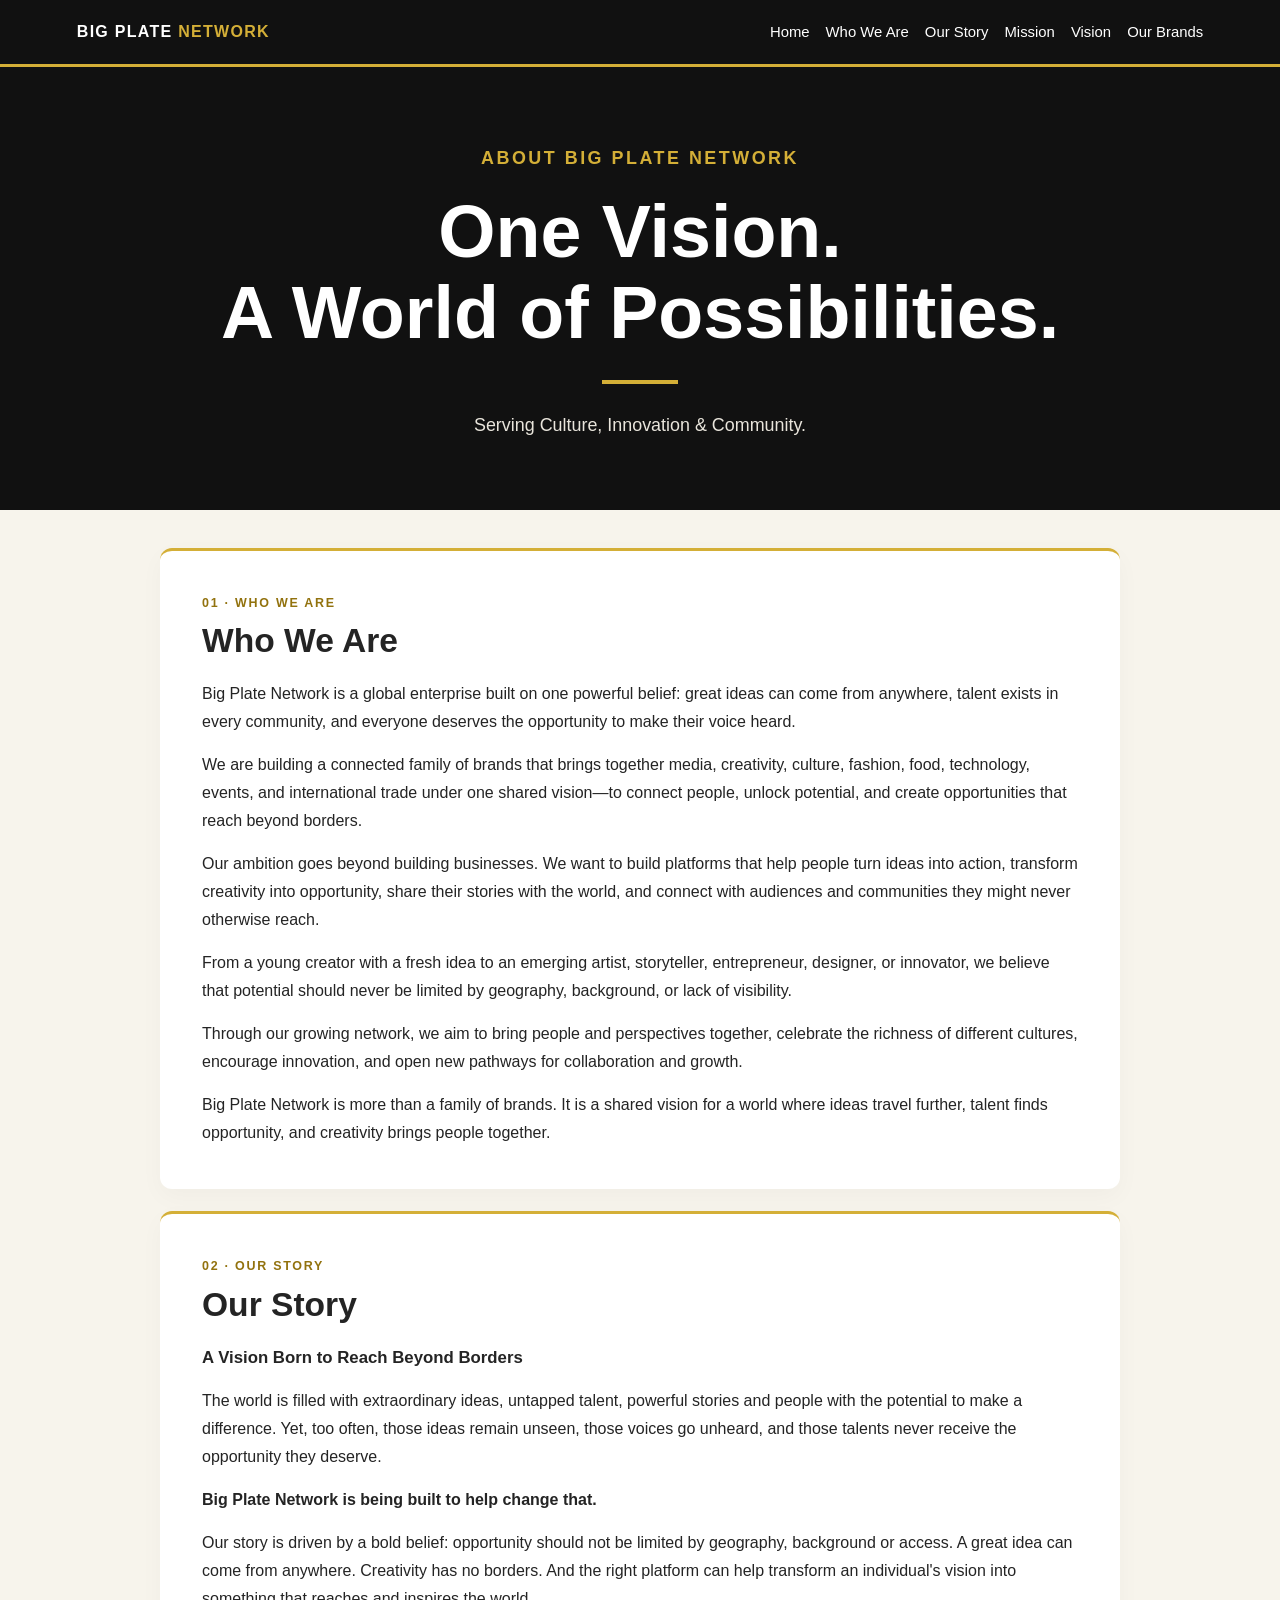
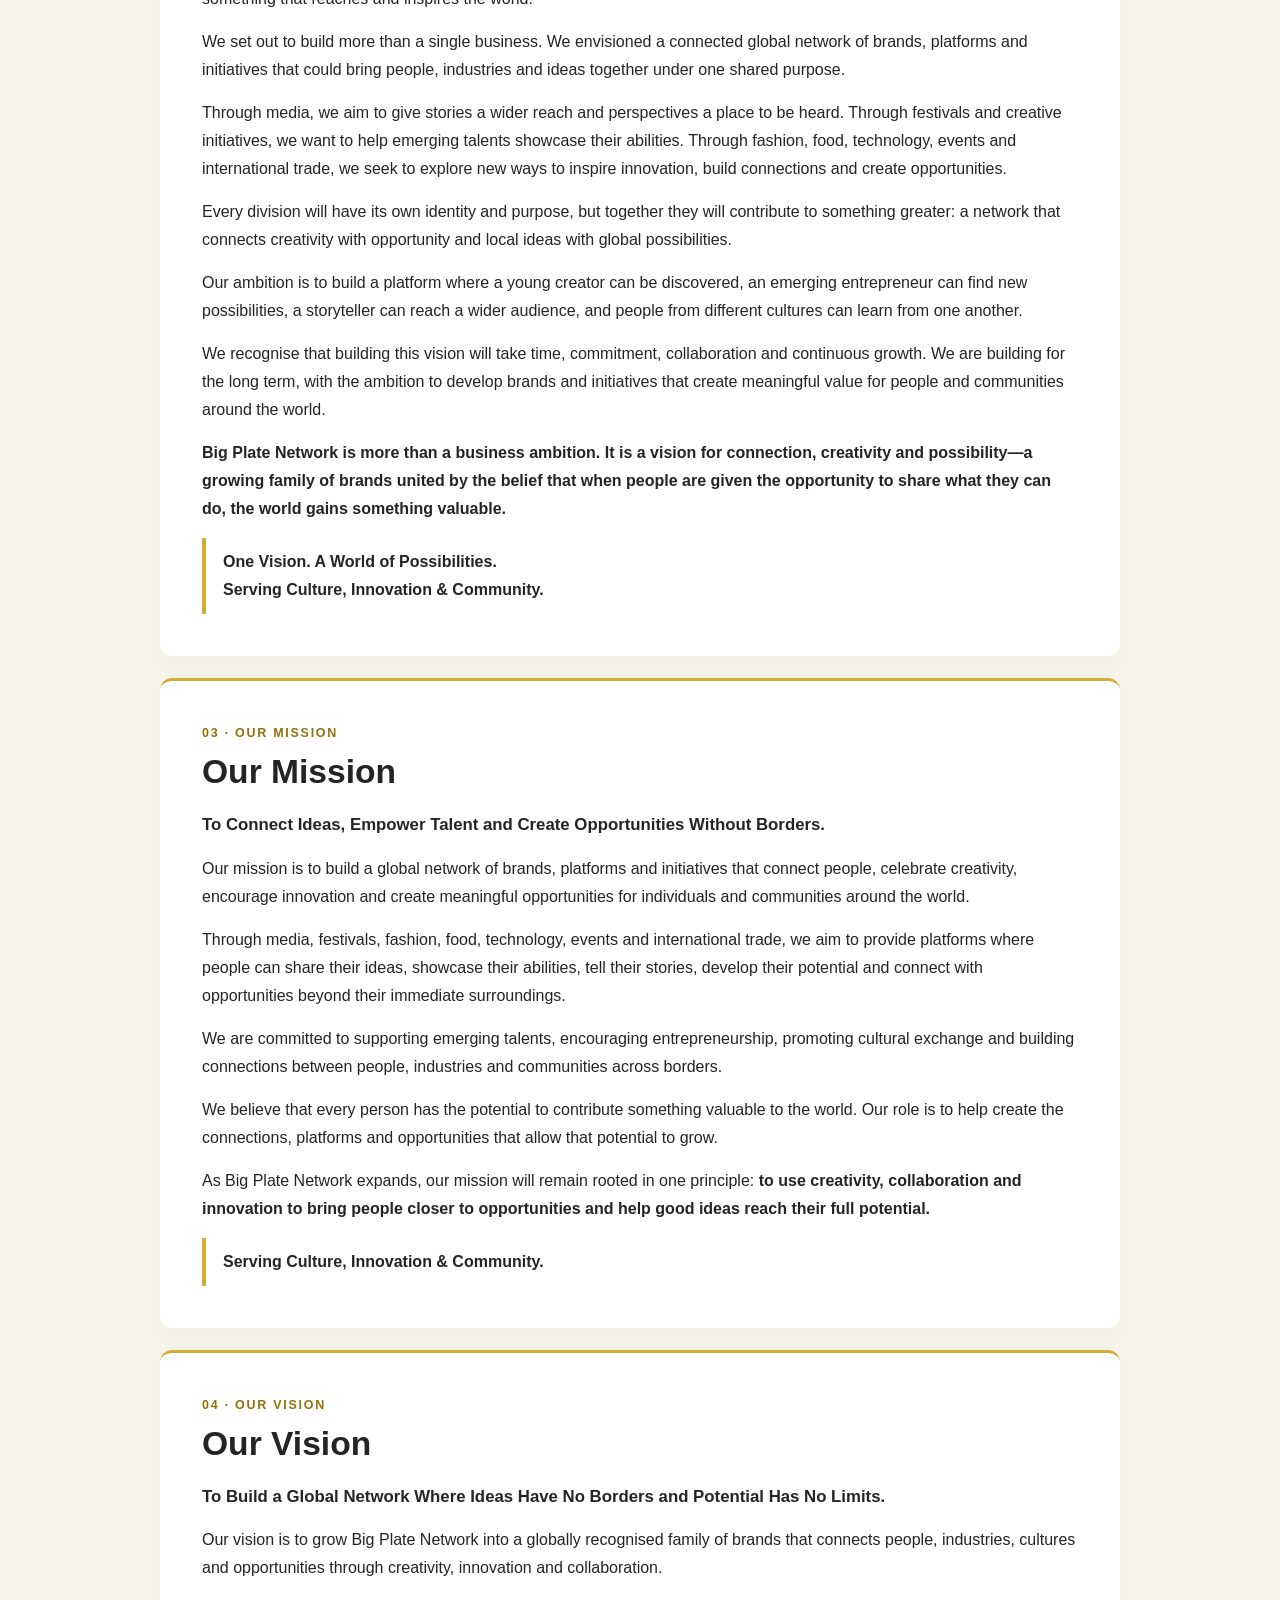
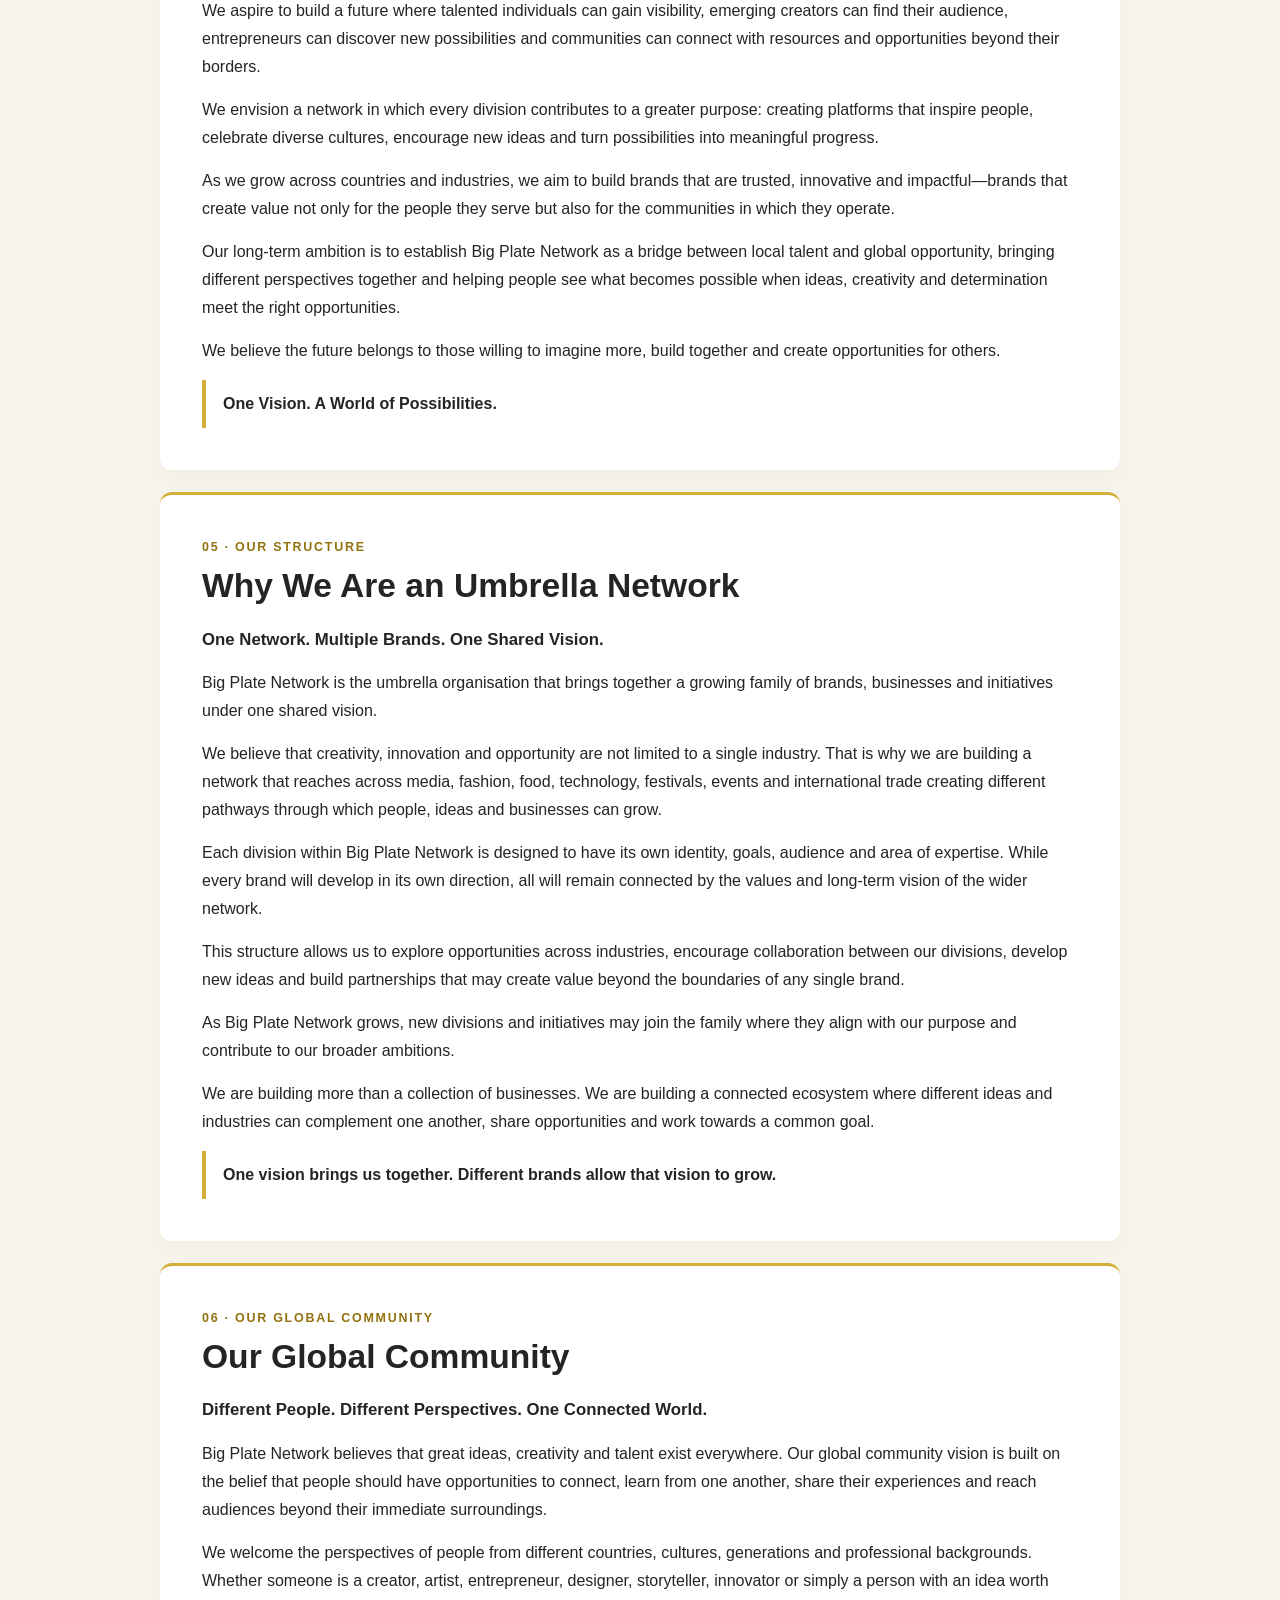
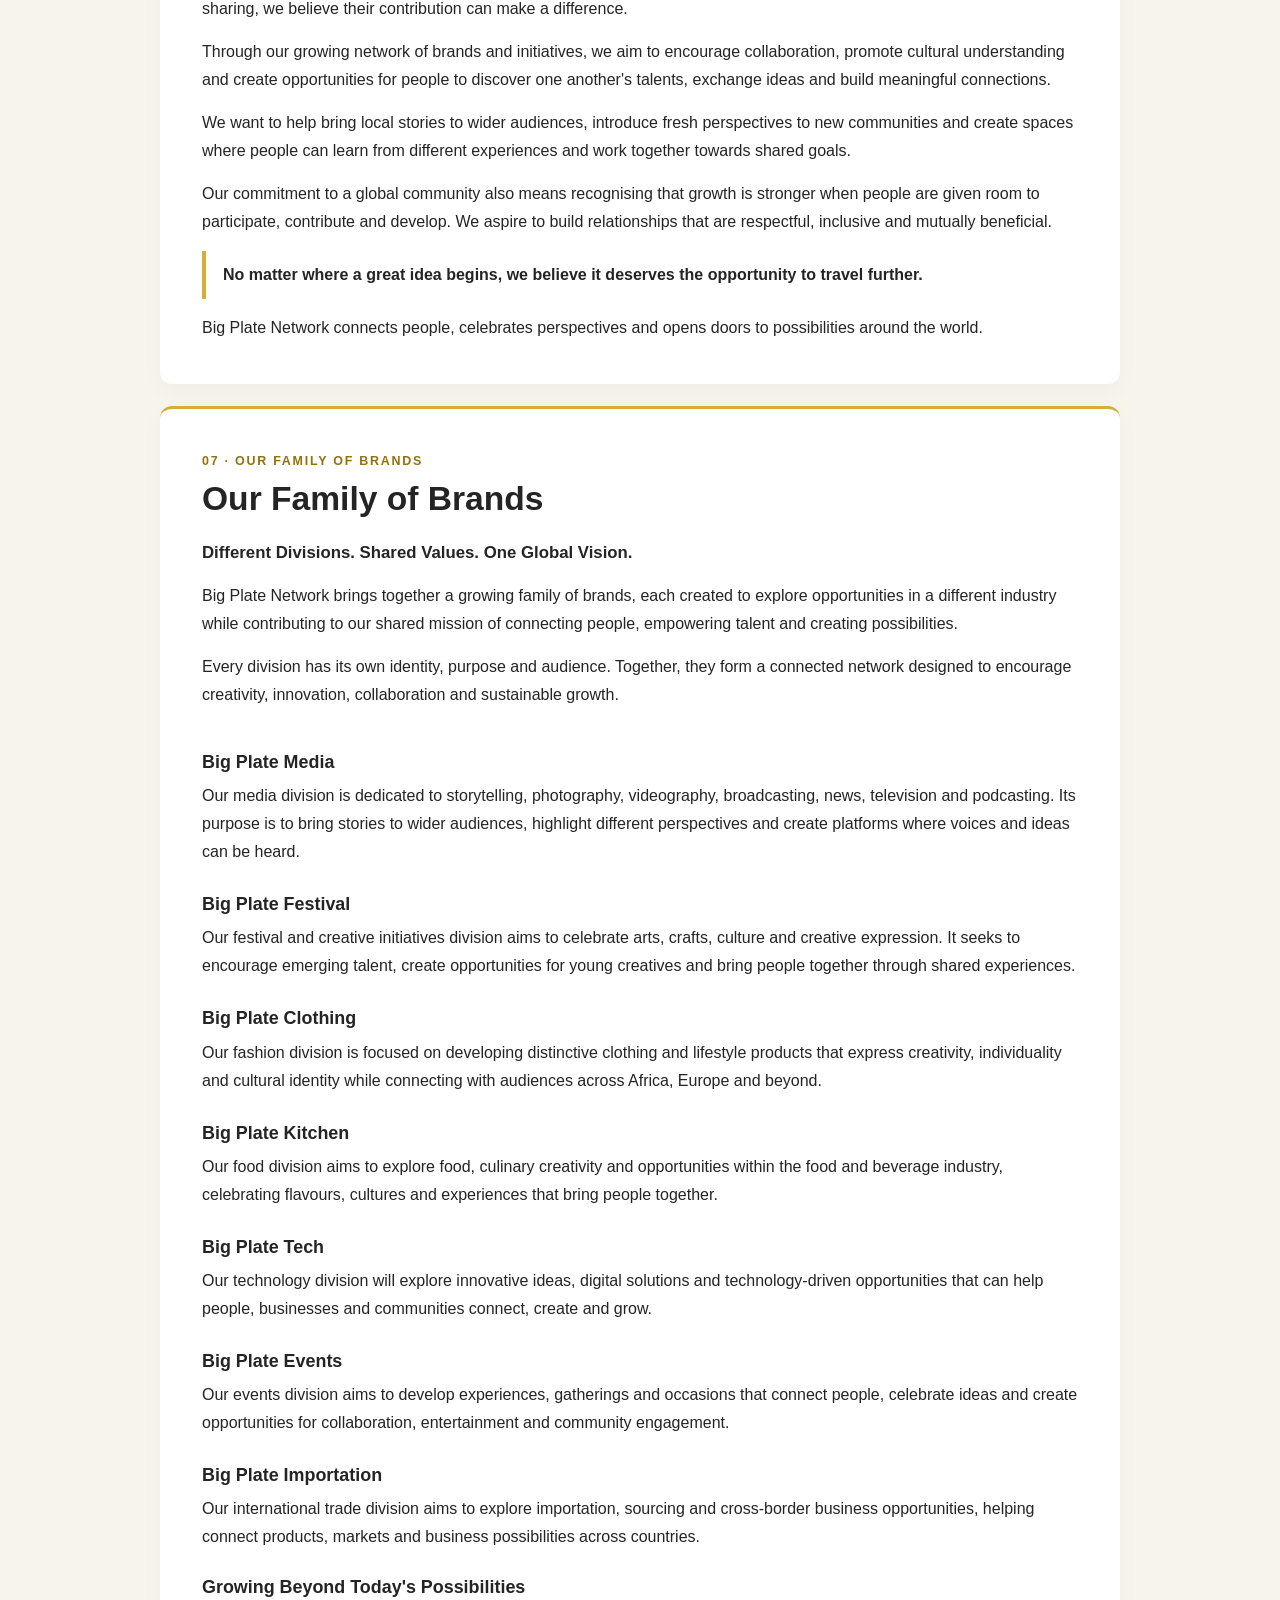
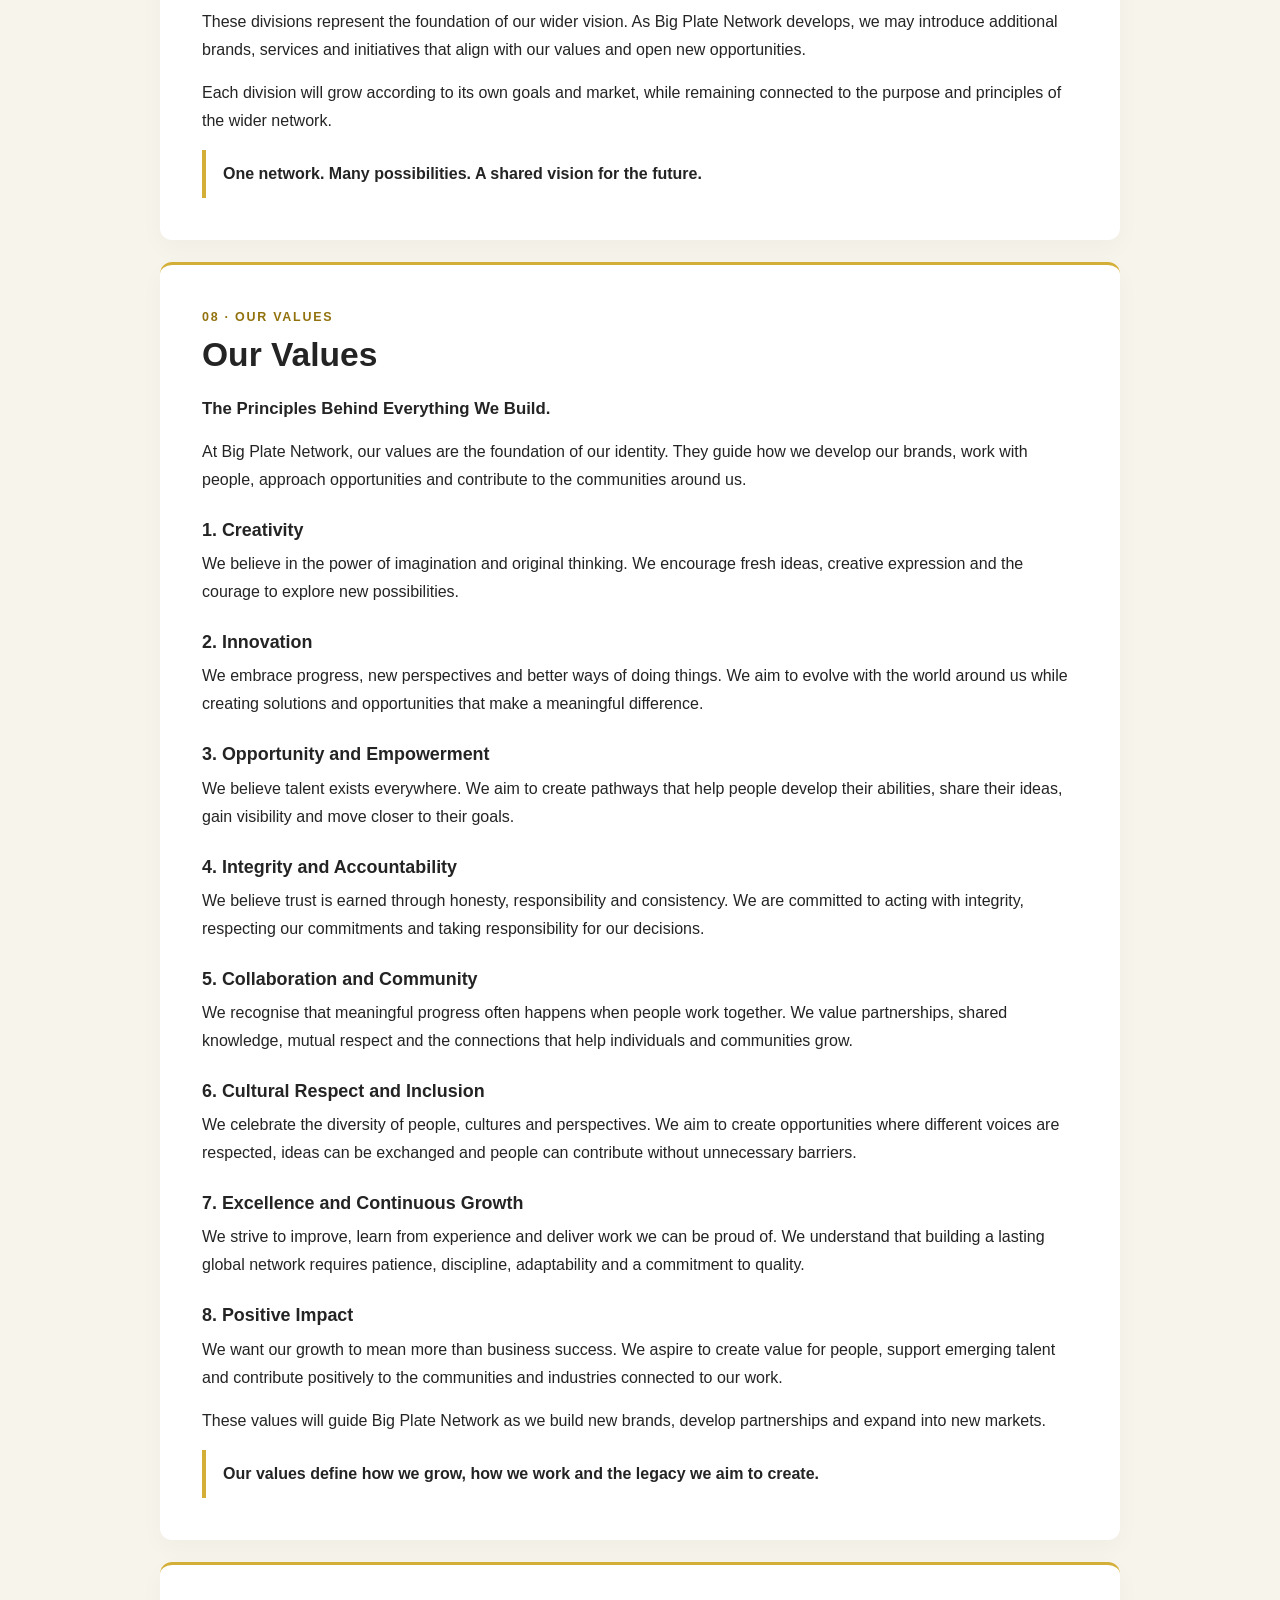
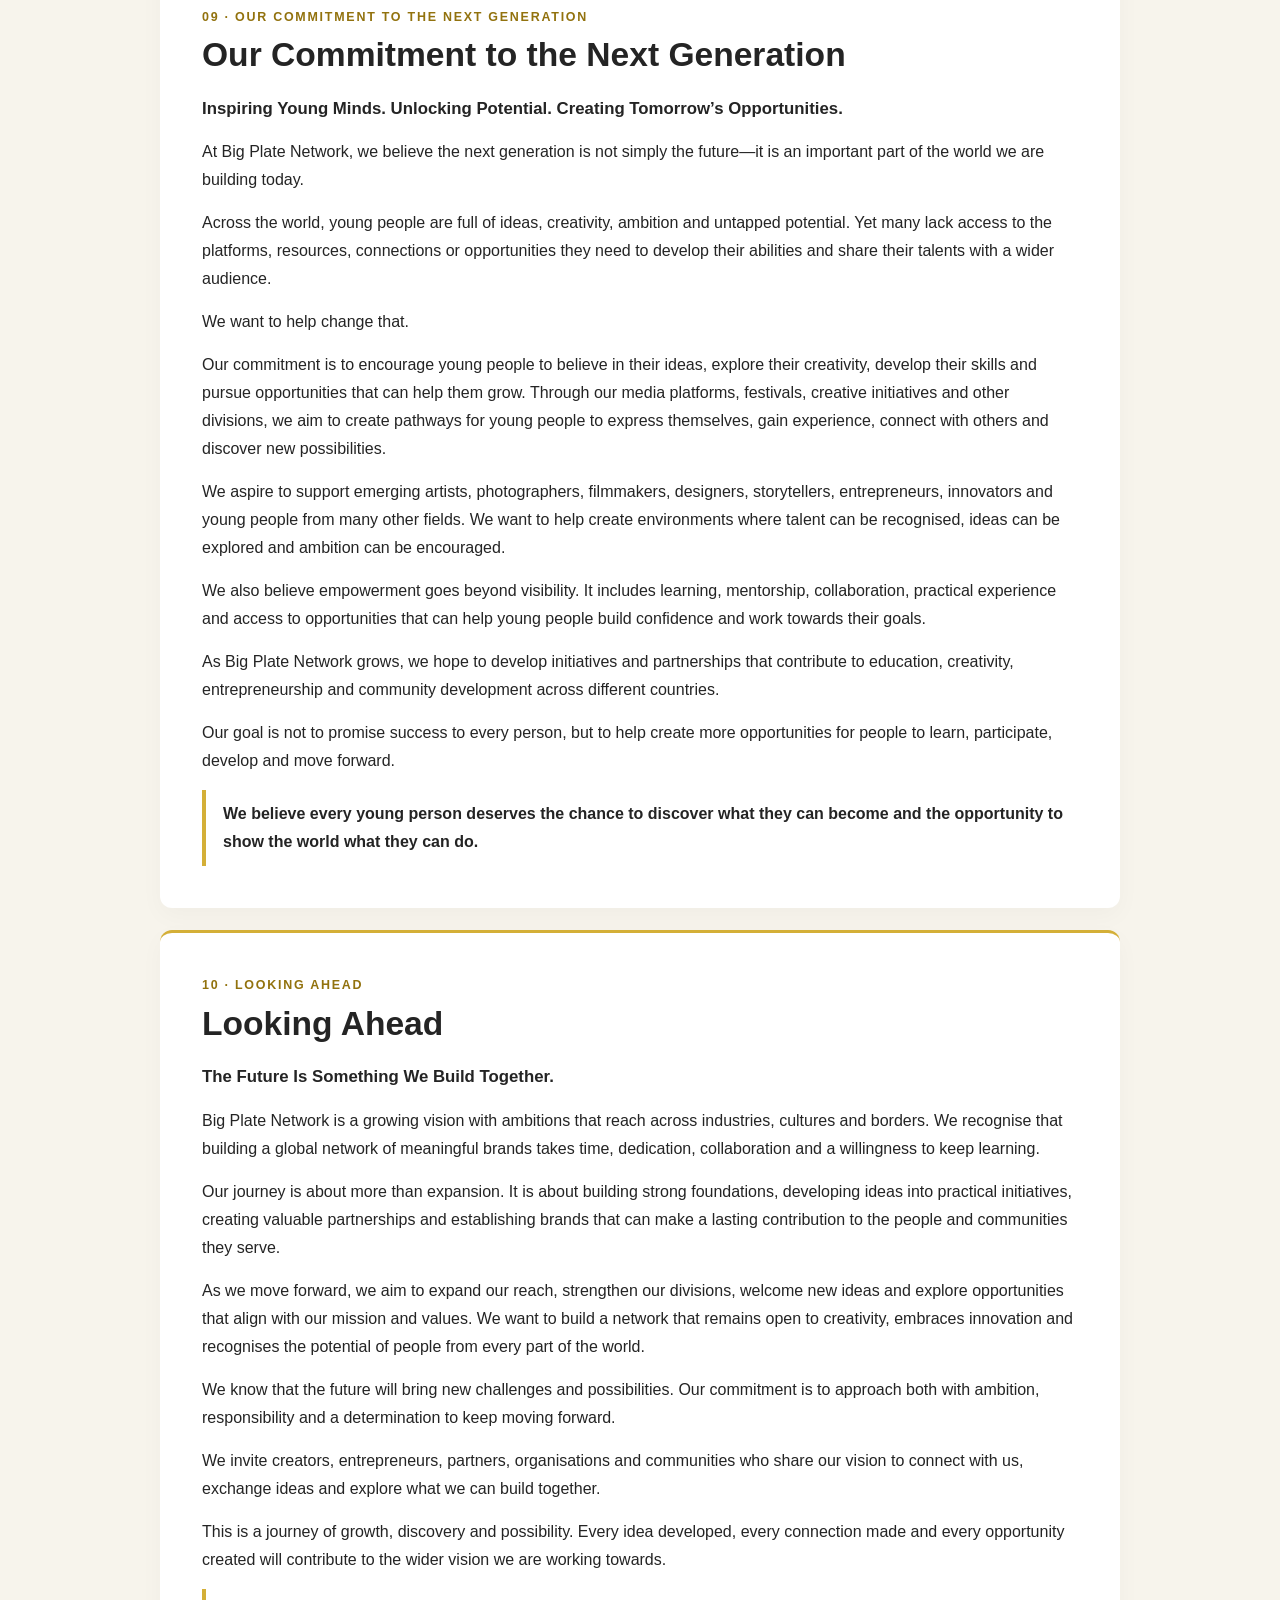
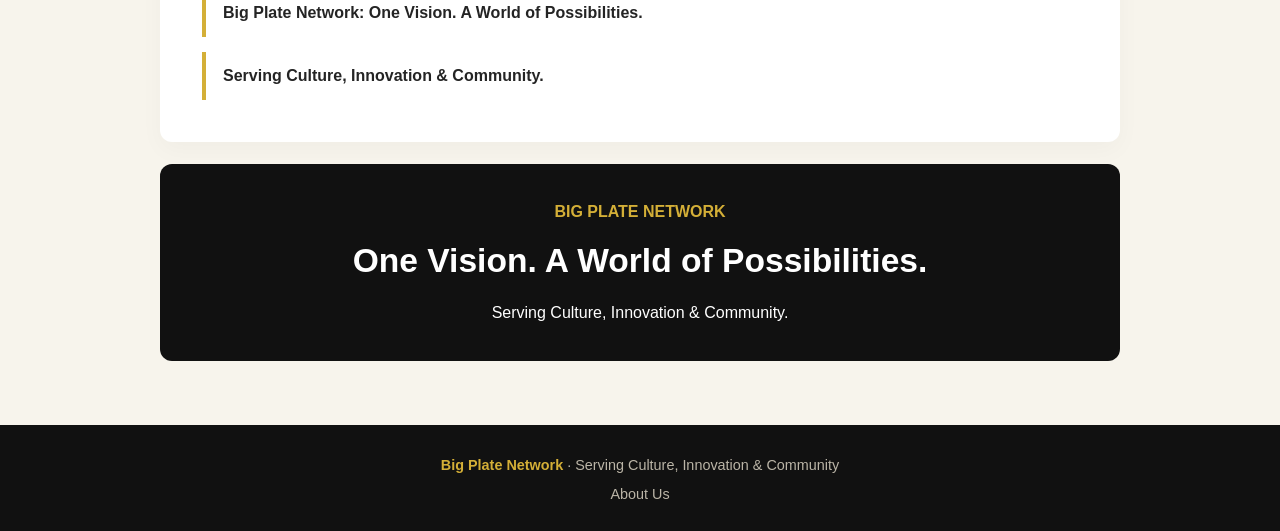
<file: about.html>
<!doctype html>
<html lang="en">
<head>
  <meta charset="utf-8">
  <meta name="viewport" content="width=device-width, initial-scale=1">
  <meta name="description" content="Discover Big Plate Network, a global family of brands connecting ideas, creativity, culture and opportunities.">
  <meta name="theme-color" content="#111111">
  <title>About Us | Big Plate Network</title>
  <style>
    :root {
      --black: #111111;
      --gold: #d4af37;
      --cream: #f7f4ec;
      --text: #242424;
      --white: #ffffff;
      --muted: #d9d5ca;
    }
    * { box-sizing: border-box; }
    html { scroll-behavior: smooth; scroll-padding-top: 24px; }
    body {
      margin: 0; background: var(--cream); color: var(--text);
      font: 16px/1.75 Arial, Helvetica, sans-serif;
    }
    a { color: inherit; }
    .site-header {
      background: var(--black); color: var(--white); padding: 18px 6%;
      border-bottom: 3px solid var(--gold); display: flex;
      justify-content: space-between; align-items: center; gap: 18px; flex-wrap: wrap;
    }
    .brand { color: var(--white); text-decoration: none; font-weight: 800; letter-spacing: .08em; }
    .brand span { color: var(--gold); }
    nav { display: flex; gap: 16px; flex-wrap: wrap; }
    nav a { color: var(--white); text-decoration: none; font-size: .93rem; }
    nav a:hover, nav a:focus { color: var(--gold); }
    .hero {
      background: var(--black); color: var(--white); text-align: center;
      padding: 76px 6% 68px;
    }
    .eyebrow {
      color: #92720e; text-transform: uppercase; letter-spacing: .14em;
      font-size: .78rem; font-weight: 800; margin: 0 0 7px;
    }
    .hero .eyebrow { color: var(--gold); }
    h1 { font-size: clamp(2.2rem, 6vw, 4.6rem); line-height: 1.1; margin: 18px auto; max-width: 900px; }
    .hero p { max-width: 760px; margin: auto; color: #e9e5dc; font-size: 1.12rem; }
    .rule { height: 4px; width: 76px; background: var(--gold); margin: 26px auto; }
    main { max-width: 1000px; margin: auto; padding: 38px 20px 64px; }
    section {
      background: var(--white); padding: clamp(22px, 4vw, 42px);
      margin: 0 0 22px; border-radius: 12px; border-top: 3px solid var(--gold);
      box-shadow: 0 8px 24px #00000008;
    }
    h2 { font-size: clamp(1.55rem, 3vw, 2.1rem); line-height: 1.2; margin: 0 0 18px; }
    h3 { font-size: 1.12rem; margin: 24px 0 8px; line-height: 1.35; }
    p { margin: 0 0 15px; }
    p:last-child { margin-bottom: 0; }
    ul { padding-left: 24px; }
    li { margin: 7px 0; }
    .statement { font-weight: 700; font-size: 1.05rem; }
    .highlight { border-left: 4px solid var(--gold); padding: 10px 0 10px 17px; font-weight: 700; }
    .brand-card { padding-top: 2px; }
    .closing {
      background: var(--black); color: var(--white); text-align: center;
      padding: 34px 20px; border-radius: 12px;
    }
    .closing strong, footer strong { color: var(--gold); }
    footer { background: var(--black); color: #bbb5a7; text-align: center; padding: 24px 6%; font-size: .9rem; }
    footer p { margin: 4px 0; }
    @media (max-width: 620px) {
      .site-header { align-items: flex-start; }
      nav { width: 100%; gap: 12px; }
      .hero { padding-top: 55px; }
      main { padding: 24px 14px 44px; }
    }
  </style>
</head>
<body>
  <header class="site-header">
    <a class="brand" href="index.html" aria-label="Big Plate Network home">BIG PLATE <span>NETWORK</span></a>
    <nav aria-label="Main navigation">
      <a href="index.html">Home</a>
      <a href="#who-we-are">Who We Are</a>
      <a href="#our-story">Our Story</a>
      <a href="#our-mission">Mission</a>
      <a href="#our-vision">Vision</a>
      <a href="#our-family-of-brands">Our Brands</a>
    </nav>
  </header>

  <div class="hero">
    <p class="eyebrow">About Big Plate Network</p>
    <h1>One Vision.<br>A World of Possibilities.</h1>
    <div class="rule"></div>
    <p>Serving Culture, Innovation &amp; Community.</p>
  </div>

  <main>
    <section id="who-we-are">
      <p class="eyebrow">01 · Who We Are</p>
      <h2>Who We Are</h2>
      <p>Big Plate Network is a global enterprise built on one powerful belief: great ideas can come from anywhere, talent exists in every community, and everyone deserves the opportunity to make their voice heard.</p>
      <p>We are building a connected family of brands that brings together media, creativity, culture, fashion, food, technology, events, and international trade under one shared vision—to connect people, unlock potential, and create opportunities that reach beyond borders.</p>
      <p>Our ambition goes beyond building businesses. We want to build platforms that help people turn ideas into action, transform creativity into opportunity, share their stories with the world, and connect with audiences and communities they might never otherwise reach.</p>
      <p>From a young creator with a fresh idea to an emerging artist, storyteller, entrepreneur, designer, or innovator, we believe that potential should never be limited by geography, background, or lack of visibility.</p>
      <p>Through our growing network, we aim to bring people and perspectives together, celebrate the richness of different cultures, encourage innovation, and open new pathways for collaboration and growth.</p>
      <p>Big Plate Network is more than a family of brands. It is a shared vision for a world where ideas travel further, talent finds opportunity, and creativity brings people together.</p>
    </section>

    <section id="our-story">
      <p class="eyebrow">02 · Our Story</p>
      <h2>Our Story</h2>
      <p class="statement">A Vision Born to Reach Beyond Borders</p>
      <p>The world is filled with extraordinary ideas, untapped talent, powerful stories and people with the potential to make a difference. Yet, too often, those ideas remain unseen, those voices go unheard, and those talents never receive the opportunity they deserve.</p>
      <p><strong>Big Plate Network is being built to help change that.</strong></p>
      <p>Our story is driven by a bold belief: opportunity should not be limited by geography, background or access. A great idea can come from anywhere. Creativity has no borders. And the right platform can help transform an individual's vision into something that reaches and inspires the world.</p>
      <p>We set out to build more than a single business. We envisioned a connected global network of brands, platforms and initiatives that could bring people, industries and ideas together under one shared purpose.</p>
      <p>Through media, we aim to give stories a wider reach and perspectives a place to be heard. Through festivals and creative initiatives, we want to help emerging talents showcase their abilities. Through fashion, food, technology, events and international trade, we seek to explore new ways to inspire innovation, build connections and create opportunities.</p>
      <p>Every division will have its own identity and purpose, but together they will contribute to something greater: a network that connects creativity with opportunity and local ideas with global possibilities.</p>
      <p>Our ambition is to build a platform where a young creator can be discovered, an emerging entrepreneur can find new possibilities, a storyteller can reach a wider audience, and people from different cultures can learn from one another.</p>
      <p>We recognise that building this vision will take time, commitment, collaboration and continuous growth. We are building for the long term, with the ambition to develop brands and initiatives that create meaningful value for people and communities around the world.</p>
      <p><strong>Big Plate Network is more than a business ambition. It is a vision for connection, creativity and possibility—a growing family of brands united by the belief that when people are given the opportunity to share what they can do, the world gains something valuable.</strong></p>
      <p class="highlight">One Vision. A World of Possibilities.<br>Serving Culture, Innovation &amp; Community.</p>
    </section>

    <section id="our-mission">
      <p class="eyebrow">03 · Our Mission</p>
      <h2>Our Mission</h2>
      <p class="statement">To Connect Ideas, Empower Talent and Create Opportunities Without Borders.</p>
      <p>Our mission is to build a global network of brands, platforms and initiatives that connect people, celebrate creativity, encourage innovation and create meaningful opportunities for individuals and communities around the world.</p>
      <p>Through media, festivals, fashion, food, technology, events and international trade, we aim to provide platforms where people can share their ideas, showcase their abilities, tell their stories, develop their potential and connect with opportunities beyond their immediate surroundings.</p>
      <p>We are committed to supporting emerging talents, encouraging entrepreneurship, promoting cultural exchange and building connections between people, industries and communities across borders.</p>
      <p>We believe that every person has the potential to contribute something valuable to the world. Our role is to help create the connections, platforms and opportunities that allow that potential to grow.</p>
      <p>As Big Plate Network expands, our mission will remain rooted in one principle: <strong>to use creativity, collaboration and innovation to bring people closer to opportunities and help good ideas reach their full potential.</strong></p>
      <p class="highlight">Serving Culture, Innovation &amp; Community.</p>
    </section>

    <section id="our-vision">
      <p class="eyebrow">04 · Our Vision</p>
      <h2>Our Vision</h2>
      <p class="statement">To Build a Global Network Where Ideas Have No Borders and Potential Has No Limits.</p>
      <p>Our vision is to grow Big Plate Network into a globally recognised family of brands that connects people, industries, cultures and opportunities through creativity, innovation and collaboration.</p>
      <p>We aspire to build a future where talented individuals can gain visibility, emerging creators can find their audience, entrepreneurs can discover new possibilities and communities can connect with resources and opportunities beyond their borders.</p>
      <p>We envision a network in which every division contributes to a greater purpose: creating platforms that inspire people, celebrate diverse cultures, encourage new ideas and turn possibilities into meaningful progress.</p>
      <p>As we grow across countries and industries, we aim to build brands that are trusted, innovative and impactful—brands that create value not only for the people they serve but also for the communities in which they operate.</p>
      <p>Our long-term ambition is to establish Big Plate Network as a bridge between local talent and global opportunity, bringing different perspectives together and helping people see what becomes possible when ideas, creativity and determination meet the right opportunities.</p>
      <p>We believe the future belongs to those willing to imagine more, build together and create opportunities for others.</p>
      <p class="highlight">One Vision. A World of Possibilities.</p>
    </section>

    <section id="why-umbrella-network">
      <p class="eyebrow">05 · Our Structure</p>
      <h2>Why We Are an Umbrella Network</h2>
      <p class="statement">One Network. Multiple Brands. One Shared Vision.</p>
      <p>Big Plate Network is the umbrella organisation that brings together a growing family of brands, businesses and initiatives under one shared vision.</p>
      <p>We believe that creativity, innovation and opportunity are not limited to a single industry. That is why we are building a network that reaches across media, fashion, food, technology, festivals, events and international trade creating different pathways through which people, ideas and businesses can grow.</p>
      <p>Each division within Big Plate Network is designed to have its own identity, goals, audience and area of expertise. While every brand will develop in its own direction, all will remain connected by the values and long-term vision of the wider network.</p>
      <p>This structure allows us to explore opportunities across industries, encourage collaboration between our divisions, develop new ideas and build partnerships that may create value beyond the boundaries of any single brand.</p>
      <p>As Big Plate Network grows, new divisions and initiatives may join the family where they align with our purpose and contribute to our broader ambitions.</p>
      <p>We are building more than a collection of businesses. We are building a connected ecosystem where different ideas and industries can complement one another, share opportunities and work towards a common goal.</p>
      <p class="highlight">One vision brings us together. Different brands allow that vision to grow.</p>
    </section>

    <section id="our-global-community">
      <p class="eyebrow">06 · Our Global Community</p>
      <h2>Our Global Community</h2>
      <p class="statement">Different People. Different Perspectives. One Connected World.</p>
      <p>Big Plate Network believes that great ideas, creativity and talent exist everywhere. Our global community vision is built on the belief that people should have opportunities to connect, learn from one another, share their experiences and reach audiences beyond their immediate surroundings.</p>
      <p>We welcome the perspectives of people from different countries, cultures, generations and professional backgrounds. Whether someone is a creator, artist, entrepreneur, designer, storyteller, innovator or simply a person with an idea worth sharing, we believe their contribution can make a difference.</p>
      <p>Through our growing network of brands and initiatives, we aim to encourage collaboration, promote cultural understanding and create opportunities for people to discover one another's talents, exchange ideas and build meaningful connections.</p>
      <p>We want to help bring local stories to wider audiences, introduce fresh perspectives to new communities and create spaces where people can learn from different experiences and work together towards shared goals.</p>
      <p>Our commitment to a global community also means recognising that growth is stronger when people are given room to participate, contribute and develop. We aspire to build relationships that are respectful, inclusive and mutually beneficial.</p>
      <p class="highlight">No matter where a great idea begins, we believe it deserves the opportunity to travel further.</p>
      <p>Big Plate Network connects people, celebrates perspectives and opens doors to possibilities around the world.</p>
    </section>

    <section id="our-family-of-brands">
      <p class="eyebrow">07 · Our Family of Brands</p>
      <h2>Our Family of Brands</h2>
      <p class="statement">Different Divisions. Shared Values. One Global Vision.</p>
      <p>Big Plate Network brings together a growing family of brands, each created to explore opportunities in a different industry while contributing to our shared mission of connecting people, empowering talent and creating possibilities.</p>
      <p>Every division has its own identity, purpose and audience. Together, they form a connected network designed to encourage creativity, innovation, collaboration and sustainable growth.</p>

      <div class="brand-card">
        <h3>Big Plate Media</h3>
        <p>Our media division is dedicated to storytelling, photography, videography, broadcasting, news, television and podcasting. Its purpose is to bring stories to wider audiences, highlight different perspectives and create platforms where voices and ideas can be heard.</p>
      </div>
      <div class="brand-card">
        <h3>Big Plate Festival</h3>
        <p>Our festival and creative initiatives division aims to celebrate arts, crafts, culture and creative expression. It seeks to encourage emerging talent, create opportunities for young creatives and bring people together through shared experiences.</p>
      </div>
      <div class="brand-card">
        <h3>Big Plate Clothing</h3>
        <p>Our fashion division is focused on developing distinctive clothing and lifestyle products that express creativity, individuality and cultural identity while connecting with audiences across Africa, Europe and beyond.</p>
      </div>
      <div class="brand-card">
        <h3>Big Plate Kitchen</h3>
        <p>Our food division aims to explore food, culinary creativity and opportunities within the food and beverage industry, celebrating flavours, cultures and experiences that bring people together.</p>
      </div>
      <div class="brand-card">
        <h3>Big Plate Tech</h3>
        <p>Our technology division will explore innovative ideas, digital solutions and technology-driven opportunities that can help people, businesses and communities connect, create and grow.</p>
      </div>
      <div class="brand-card">
        <h3>Big Plate Events</h3>
        <p>Our events division aims to develop experiences, gatherings and occasions that connect people, celebrate ideas and create opportunities for collaboration, entertainment and community engagement.</p>
      </div>
      <div class="brand-card">
        <h3>Big Plate Importation</h3>
        <p>Our international trade division aims to explore importation, sourcing and cross-border business opportunities, helping connect products, markets and business possibilities across countries.</p>
      </div>

      <h3>Growing Beyond Today's Possibilities</h3>
      <p>These divisions represent the foundation of our wider vision. As Big Plate Network develops, we may introduce additional brands, services and initiatives that align with our values and open new opportunities.</p>
      <p>Each division will grow according to its own goals and market, while remaining connected to the purpose and principles of the wider network.</p>
      <p class="highlight">One network. Many possibilities. A shared vision for the future.</p>
    </section>

    <section id="our-values">
      <p class="eyebrow">08 · Our Values</p>
      <h2>Our Values</h2>
      <p class="statement">The Principles Behind Everything We Build.</p>
      <p>At Big Plate Network, our values are the foundation of our identity. They guide how we develop our brands, work with people, approach opportunities and contribute to the communities around us.</p>
      <h3>1. Creativity</h3>
      <p>We believe in the power of imagination and original thinking. We encourage fresh ideas, creative expression and the courage to explore new possibilities.</p>
      <h3>2. Innovation</h3>
      <p>We embrace progress, new perspectives and better ways of doing things. We aim to evolve with the world around us while creating solutions and opportunities that make a meaningful difference.</p>
      <h3>3. Opportunity and Empowerment</h3>
      <p>We believe talent exists everywhere. We aim to create pathways that help people develop their abilities, share their ideas, gain visibility and move closer to their goals.</p>
      <h3>4. Integrity and Accountability</h3>
      <p>We believe trust is earned through honesty, responsibility and consistency. We are committed to acting with integrity, respecting our commitments and taking responsibility for our decisions.</p>
      <h3>5. Collaboration and Community</h3>
      <p>We recognise that meaningful progress often happens when people work together. We value partnerships, shared knowledge, mutual respect and the connections that help individuals and communities grow.</p>
      <h3>6. Cultural Respect and Inclusion</h3>
      <p>We celebrate the diversity of people, cultures and perspectives. We aim to create opportunities where different voices are respected, ideas can be exchanged and people can contribute without unnecessary barriers.</p>
      <h3>7. Excellence and Continuous Growth</h3>
      <p>We strive to improve, learn from experience and deliver work we can be proud of. We understand that building a lasting global network requires patience, discipline, adaptability and a commitment to quality.</p>
      <h3>8. Positive Impact</h3>
      <p>We want our growth to mean more than business success. We aspire to create value for people, support emerging talent and contribute positively to the communities and industries connected to our work.</p>
      <p>These values will guide Big Plate Network as we build new brands, develop partnerships and expand into new markets.</p>
      <p class="highlight">Our values define how we grow, how we work and the legacy we aim to create.</p>
    </section>

    <section id="next-generation">
      <p class="eyebrow">09 · Our Commitment to the Next Generation</p>
      <h2>Our Commitment to the Next Generation</h2>
      <p class="statement">Inspiring Young Minds. Unlocking Potential. Creating Tomorrow’s Opportunities.</p>
      <p>At Big Plate Network, we believe the next generation is not simply the future—it is an important part of the world we are building today.</p>
      <p>Across the world, young people are full of ideas, creativity, ambition and untapped potential. Yet many lack access to the platforms, resources, connections or opportunities they need to develop their abilities and share their talents with a wider audience.</p>
      <p>We want to help change that.</p>
      <p>Our commitment is to encourage young people to believe in their ideas, explore their creativity, develop their skills and pursue opportunities that can help them grow. Through our media platforms, festivals, creative initiatives and other divisions, we aim to create pathways for young people to express themselves, gain experience, connect with others and discover new possibilities.</p>
      <p>We aspire to support emerging artists, photographers, filmmakers, designers, storytellers, entrepreneurs, innovators and young people from many other fields. We want to help create environments where talent can be recognised, ideas can be explored and ambition can be encouraged.</p>
      <p>We also believe empowerment goes beyond visibility. It includes learning, mentorship, collaboration, practical experience and access to opportunities that can help young people build confidence and work towards their goals.</p>
      <p>As Big Plate Network grows, we hope to develop initiatives and partnerships that contribute to education, creativity, entrepreneurship and community development across different countries.</p>
      <p>Our goal is not to promise success to every person, but to help create more opportunities for people to learn, participate, develop and move forward.</p>
      <p class="highlight">We believe every young person deserves the chance to discover what they can become and the opportunity to show the world what they can do.</p>
    </section>

    <section id="looking-ahead">
      <p class="eyebrow">10 · Looking Ahead</p>
      <h2>Looking Ahead</h2>
      <p class="statement">The Future Is Something We Build Together.</p>
      <p>Big Plate Network is a growing vision with ambitions that reach across industries, cultures and borders. We recognise that building a global network of meaningful brands takes time, dedication, collaboration and a willingness to keep learning.</p>
      <p>Our journey is about more than expansion. It is about building strong foundations, developing ideas into practical initiatives, creating valuable partnerships and establishing brands that can make a lasting contribution to the people and communities they serve.</p>
      <p>As we move forward, we aim to expand our reach, strengthen our divisions, welcome new ideas and explore opportunities that align with our mission and values. We want to build a network that remains open to creativity, embraces innovation and recognises the potential of people from every part of the world.</p>
      <p>We know that the future will bring new challenges and possibilities. Our commitment is to approach both with ambition, responsibility and a determination to keep moving forward.</p>
      <p>We invite creators, entrepreneurs, partners, organisations and communities who share our vision to connect with us, exchange ideas and explore what we can build together.</p>
      <p>This is a journey of growth, discovery and possibility. Every idea developed, every connection made and every opportunity created will contribute to the wider vision we are working towards.</p>
      <p class="highlight">Big Plate Network: One Vision. A World of Possibilities.</p>
      <p class="highlight">Serving Culture, Innovation &amp; Community.</p>
    </section>

    <div class="closing">
      <p><strong>BIG PLATE NETWORK</strong></p>
      <h2>One Vision. A World of Possibilities.</h2>
      <p>Serving Culture, Innovation &amp; Community.</p>
    </div>
  </main>

  <footer>
    <p><strong>Big Plate Network</strong> · Serving Culture, Innovation &amp; Community</p>
    <p>About Us</p>
  </footer>
</body>
</html>
</file>
